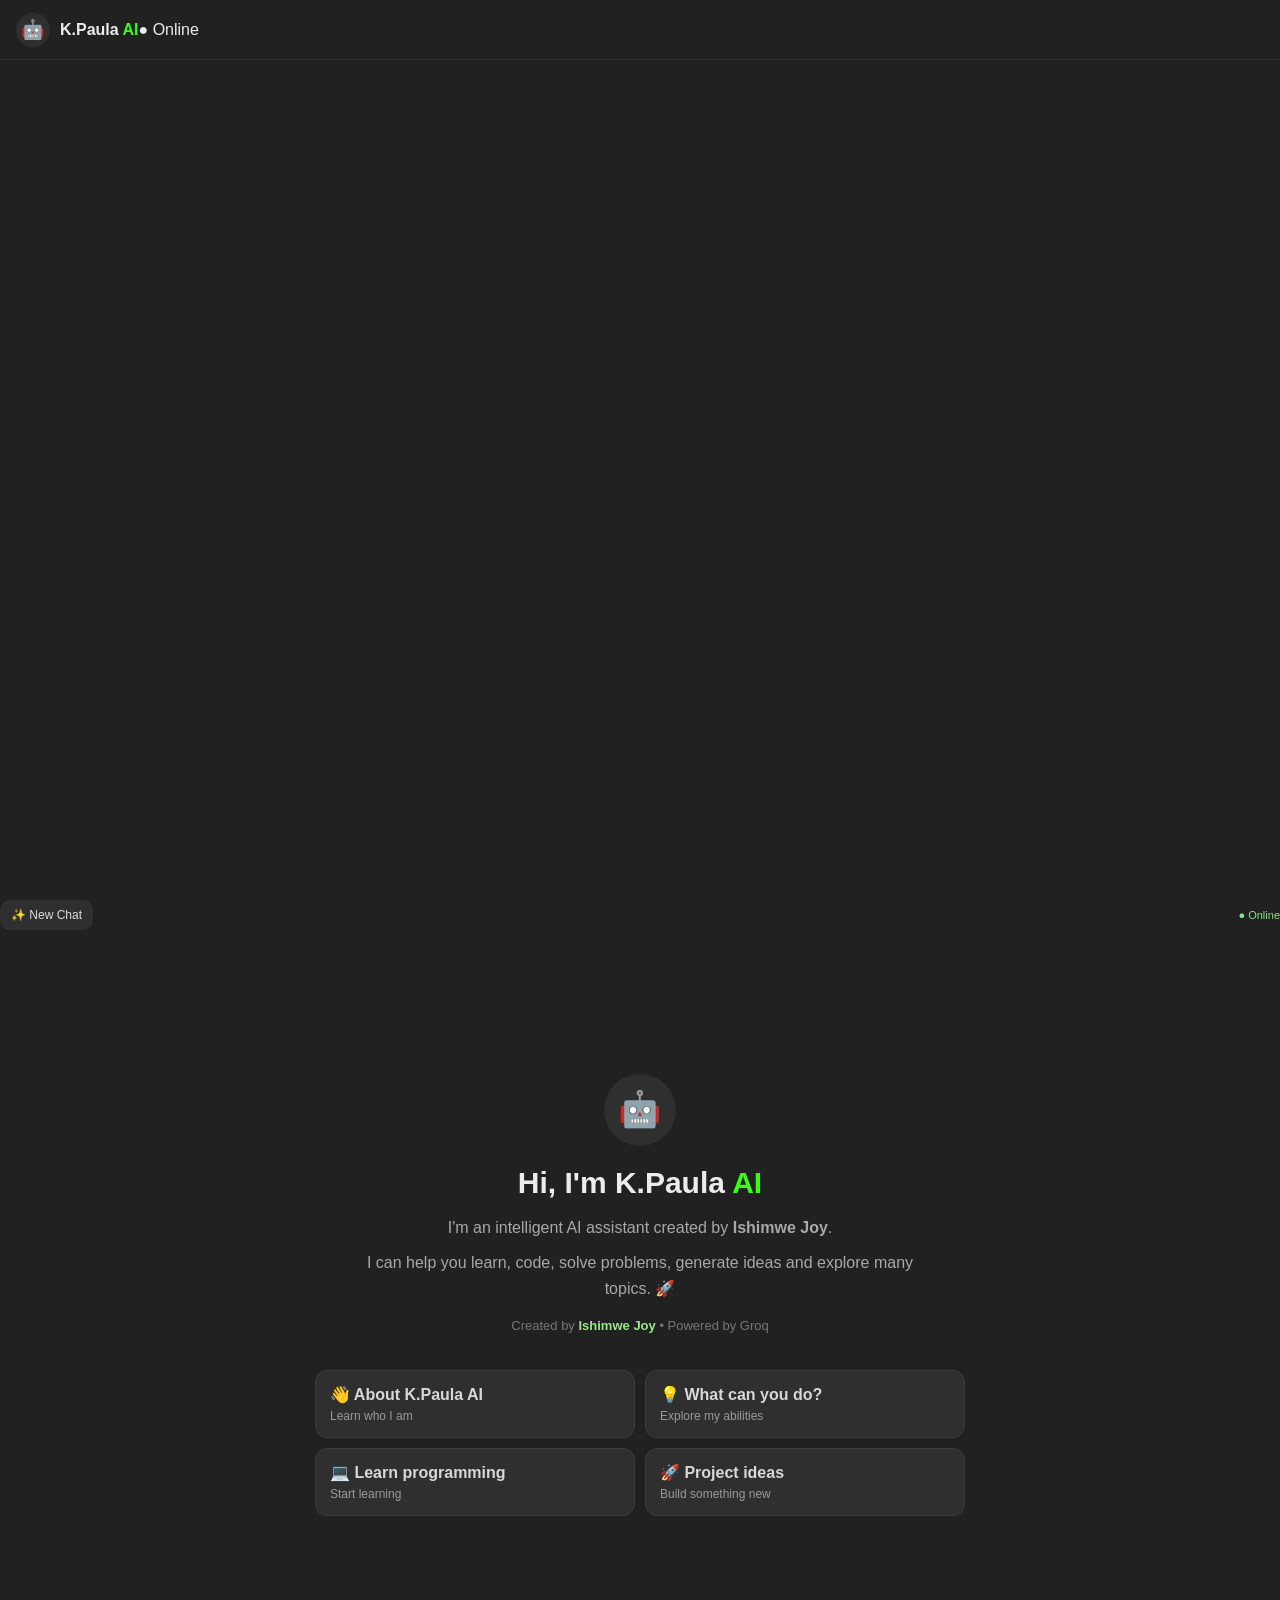
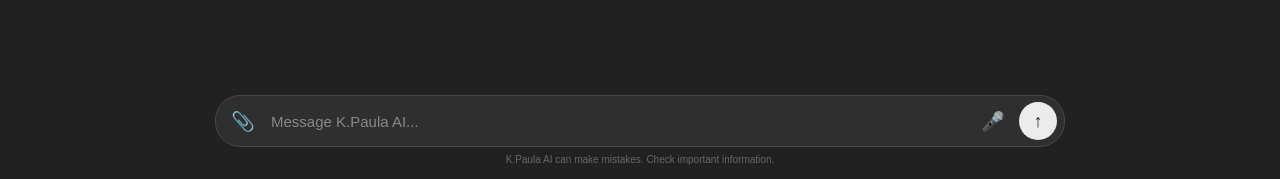
<file: templates/index.html>
<!DOCTYPE html>
<html lang="en">
<head>
<meta charset="UTF-8">
<meta name="viewport" content="width=device-width, initial-scale=1.0">
<title>K.Paula AI</title>

<style>
*{box-sizing:border-box}

html,body{
    margin:0;
    width:100%;
    height:100%;
}

body{
    font-family:-apple-system,BlinkMacSystemFont,"Segoe UI",Roboto,Arial,sans-serif;
    background:#212121;
    color:#ececec;
}

.app{
    width:100%;
    height:100vh;
    display:flex;
    flex-direction:column;
}

/* HEADER */

.header{
    height:60px;
    flex-shrink:0;
    display:flex;
    align-items:center;
    padding:0 16px;
    background:#212121;
    border-bottom:1px solid #303030;
}

.brand{
    display:flex;
    align-items:center;
    gap:10px;
}

.brand-icon{
    width:34px;
    height:34px;
    border-radius:50%;
    display:flex;
    align-items:center;
    justify-content:center;
    background:#2f2f2f;
    font-size:19px;
}

.brand-name{
    font-size:16px;
    font-weight:600;
}

.brand-name span{
    color:#39ff14;
}

.online{
    margin-left:auto;
    font-size:11px;
    color:#7ee787;
}

/* CHAT */

.chat{
    flex:1;
    overflow-y:auto;
    padding-bottom:25px;
    scroll-behavior:smooth;
}

.conversation{
    width:100%;
    max-width:900px;
    margin:auto;
}

/* WELCOME */

.welcome{
    min-height:calc(100vh - 170px);
    display:flex;
    flex-direction:column;
    align-items:center;
    justify-content:center;
    padding:30px 20px;
    text-align:center;
}

.welcome-icon{
    width:72px;
    height:72px;
    border-radius:50%;
    display:flex;
    align-items:center;
    justify-content:center;
    background:#2f2f2f;
    font-size:35px;
    margin-bottom:20px;
}

.welcome h1{
    font-size:30px;
    margin:0 0 10px;
}

.welcome h1 span{
    color:#39ff14;
}

.welcome p{
    max-width:580px;
    margin:5px auto;
    color:#a8a8a8;
    line-height:1.6;
}

.creator{
    margin-top:10px!important;
    font-size:13px;
    color:#777!important;
}

.creator strong{
    color:#9be88c;
}

/* QUICK */

.quick-actions{
    width:100%;
    max-width:650px;
    display:grid;
    grid-template-columns:repeat(2,1fr);
    gap:10px;
    margin-top:28px;
}

.quick{
    background:#2f2f2f;
    border:1px solid #3b3b3b;
    border-radius:12px;
    padding:14px;
    text-align:left;
    color:#d8d8d8;
    cursor:pointer;
}

.quick:hover{
    background:#363636;
    border-color:#555;
}

.quick-title{
    font-weight:600;
    margin-bottom:5px;
}

.quick-text{
    font-size:12px;
    color:#999;
}

/* MESSAGES */

.message{
    width:100%;
    padding:20px;
    display:flex;
    animation:appear .18s ease;
}

@keyframes appear{
    from{
        opacity:0;
        transform:translateY(4px);
    }
    to{
        opacity:1;
        transform:translateY(0);
    }
}

.message.user{
    justify-content:flex-end;
}

.message.ai{
    justify-content:flex-start;
}

.user .message-content{
    max-width:75%;
    background:#303030;
    padding:11px 15px;
    border-radius:18px;
    color:#f1f1f1;
    line-height:1.5;
}

.ai .message-content{
    width:100%;
    max-width:760px;
    color:#ececec;
    line-height:1.65;
}

.ai-header{
    display:flex;
    align-items:center;
    gap:8px;
    margin-bottom:8px;
    font-size:13px;
    color:#aaa;
}

.ai-icon{
    width:25px;
    height:25px;
    border-radius:50%;
    display:flex;
    align-items:center;
    justify-content:center;
    background:#2f2f2f;
    font-size:14px;
}

/* MARKDOWN */

.ai-text p{
    margin:7px 0;
}

.ai-text h1,
.ai-text h2,
.ai-text h3{
    margin:18px 0 8px;
    color:#fff;
}

.ai-text ul,
.ai-text ol{
    padding-left:24px;
}

.ai-text li{
    margin:6px 0;
}

.ai-text strong{
    color:#fff;
}

.ai-text a{
    color:#7ee787;
}

/* CODE */

.code-wrapper{
    margin:12px 0;
    background:#111;
    border:1px solid #333;
    border-radius:10px;
    overflow:hidden;
}

.code-top{
    height:34px;
    display:flex;
    align-items:center;
    justify-content:space-between;
    padding:0 10px;
    background:#181818;
    color:#888;
    font-size:11px;
}

.copy-btn{
    border:0;
    background:#303030;
    color:#ccc;
    border-radius:6px;
    padding:5px 9px;
    font-size:11px;
    cursor:pointer;
}

pre{
    margin:0;
    padding:14px;
    overflow-x:auto;
    font-size:13px;
    line-height:1.55;
}

code{
    font-family:"SFMono-Regular",Consolas,"Liberation Mono",monospace;
}

/* TYPING */

.typing{
    display:none;
    max-width:900px;
    margin:auto;
    padding:0 20px 12px;
    color:#888;
    font-size:12px;
}

/* INPUT */

.input-section{
    flex-shrink:0;
    padding:10px 15px 14px;
    background:#212121;
}

.input-container{
    width:100%;
    max-width:850px;
    margin:auto;
}

.input-box{
    display:flex;
    align-items:center;
    gap:7px;
    padding:6px 7px 6px 8px;
    background:#2f2f2f;
    border:1px solid #454545;
    border-radius:25px;
}

.icon-btn{
    width:38px;
    height:38px;
    flex-shrink:0;
    border:0;
    border-radius:50%;
    background:transparent;
    color:#bbb;
    font-size:19px;
    cursor:pointer;
}

.icon-btn:hover{
    background:#404040;
    color:white;
}

#message{
    flex:1;
    min-width:0;
    border:0;
    outline:0;
    background:transparent;
    color:#fff;
    font-size:15px;
}

#message::placeholder{
    color:#888;
}

#send{
    width:38px;
    height:38px;
    flex-shrink:0;
    border:0;
    border-radius:50%;
    background:#ececec;
    color:#202020;
    font-size:18px;
    cursor:pointer;
}

#send:disabled{
    opacity:.4;
}

/* ATTACH MENU */

.attach-menu{
    position:fixed;
    bottom:82px;
    left:15px;
    display:none;
    flex-direction:column;
    gap:7px;
    padding:8px;
    background:#2f2f2f;
    border:1px solid #444;
    border-radius:14px;
    box-shadow:0 8px 30px rgba(0,0,0,.4);
}

.attach-item{
    border:0;
    background:#383838;
    color:#eee;
    padding:11px 15px;
    border-radius:10px;
    text-align:left;
    cursor:pointer;
}

.attach-item:hover{
    background:#454545;
}

/* PHOTO PREVIEW */

.preview{
    display:none;
    position:relative;
    margin-bottom:8px;
}

.preview img{
    width:75px;
    height:75px;
    object-fit:cover;
    border-radius:12px;
    border:1px solid #555;
}

.remove-photo{
    position:absolute;
    top:-6px;
    left:65px;
    width:22px;
    height:22px;
    border:0;
    border-radius:50%;
    background:#e74c3c;
    color:white;
    cursor:pointer;
}

.disclaimer{
    text-align:center;
    margin-top:7px;
    font-size:10px;
    color:#666;
}

/* MOBILE */

@media(max-width:600px){

    .header{
        height:58px;
    }

    .message{
        padding:16px 13px;
    }

    .user .message-content{
        max-width:84%;
    }

    .welcome{
        min-height:calc(100vh - 160px);
        padding:20px 15px;
    }

    .welcome h1{
        font-size:27px;
    }

    .welcome-icon{
        width:64px;
        height:64px;
        font-size:30px;
    }

    .quick-actions{
        grid-template-columns:1fr;
    }

    .ai .message-content{
        max-width:100%;
    }
}
</style>
</head>

<body>

<div class="app">

<header class="header">

    <div class="brand">

        <div class="brand-icon">
            🤖
        </div>

        <div class="brand-name">
            K.Paula <span>AI</span>
        </div>

    </div>

        ● Online
</div><div style="
    margin-left:auto;
    display:flex;
    align-items:center;
    gap:12px;
">

    <button
        onclick="newChat()"
        style="
            border:0;
            background:#2f2f2f;
            color:#ddd;
            border-radius:10px;
            padding:8px 11px;
            cursor:pointer;
            font-size:12px;
        "
    >
        ✨ New Chat
    </button>

    <div class="online">
        ● Online
    </div>

</div>

</header>


<main id="chat" class="chat">

<div class="conversation">

<section id="welcome" class="welcome">

    <div class="welcome-icon">
        🤖
    </div>

    <h1>
        Hi, I'm K.Paula <span>AI</span>
    </h1>

    <p>
        I'm an intelligent AI assistant created by
        <strong>Ishimwe Joy</strong>.
    </p>

    <p>
        I can help you learn, code, solve problems,
        generate ideas and explore many topics. 🚀
    </p>

    <p class="creator">
        Created by <strong>Ishimwe Joy</strong>
        • Powered by Groq
    </p>

    <div class="quick-actions">

        <div class="quick"
             onclick="quickMessage('Who are you and who created you?')">

            <div class="quick-title">
                👋 About K.Paula AI
            </div>

            <div class="quick-text">
                Learn who I am
            </div>

        </div>

        <div class="quick"
             onclick="quickMessage('What can you help me with?')">

            <div class="quick-title">
                💡 What can you do?
            </div>

            <div class="quick-text">
                Explore my abilities
            </div>

        </div>

        <div class="quick"
             onclick="quickMessage('Teach me something useful about programming')">

            <div class="quick-title">
                💻 Learn programming
            </div>

            <div class="quick-text">
                Start learning
            </div>

        </div>

        <div class="quick"
             onclick="quickMessage('Give me an interesting technology project idea')">

            <div class="quick-title">
                🚀 Project ideas
            </div>

            <div class="quick-text">
                Build something new
            </div>

        </div>

    </div>

</section>

</div>

</main>


<div id="typing" class="typing">
    🤖 K.Paula AI is thinking...
</div>


<section class="input-section">

<div class="input-container">

    <!-- PHOTO PREVIEW -->

    <div id="preview" class="preview">

        <img id="previewImage">

        <button
            class="remove-photo"
            onclick="removePhoto()">
            ×
        </button>

    </div>


    <!-- ATTACH MENU -->

    <div id="attachMenu" class="attach-menu">

        <button
            class="attach-item"
            onclick="openCamera()">
            📷 Take photo
        </button>

        <button
            class="attach-item"
            onclick="openGallery()">
            🖼️ Choose photo
        </button>

    </div>


    <div class="input-box">

        <button
            class="icon-btn"
            onclick="toggleAttachMenu()"
            aria-label="Attach">
            📎
        </button>

        <input
            id="message"
            type="text"
            placeholder="Message K.Paula AI..."
            autocomplete="off">

        <button
            class="icon-btn"
            onclick="startVoice()"
            aria-label="Voice">
            🎤
        </button>

        <button
            id="send"
            onclick="sendMessage()"
            aria-label="Send">
            ↑
        </button>

    </div>

    <div class="disclaimer">
        K.Paula AI can make mistakes. Check important information.
    </div>

</div>

</section>

</div>


<!-- HIDDEN FILE INPUTS -->

<input
    id="cameraInput"
    type="file"
    accept="image/*"
    capture="environment"
    hidden>

<input
    id="galleryInput"
    type="file"
    accept="image/*"
    hidden>


<script>

const input =
    document.getElementById("message");

const chat =
    document.getElementById("chat");

const welcome =
    document.getElementById("welcome");

const typing =
    document.getElementById("typing");

const sendButton =
    document.getElementById("send");

const attachMenu =
    document.getElementById("attachMenu");

const cameraInput =
    document.getElementById("cameraInput");

const galleryInput =
    document.getElementById("galleryInput");

const preview =
    document.getElementById("preview");

const previewImage =
    document.getElementById("previewImage");


let selectedPhoto = null;


/* ================= MARKDOWN ================= */

function markdownToHTML(text){

    let html = text;

    html = html
        .replace(/&/g,"&amp;")
        .replace(/</g,"&lt;")
        .replace(/>/g,"&gt;");

    html = html.replace(
        /```(\w+)?\n?([\s\S]*?)```/g,
        function(match,language,code){

            const lang =
                language || "code";

            const encoded =
                encodeURIComponent(
                    code.trim()
                );

            return `
            <div class="code-wrapper">

                <div class="code-top">

                    <span>${lang}</span>

                    <button
                        class="copy-btn"
                        onclick="copyCode(this,'${encoded}')">
                        Copy
                    </button>

                </div>

                <pre><code>${code.trim()}</code></pre>

            </div>`;
        }
    );

    html = html.replace(
        /\*\*(.*?)\*\*/g,
        "<strong>$1</strong>"
    );

    html = html.replace(
        /`([^`]+)`/g,
        "<code>$1</code>"
    );

    html = html.replace(
        /^### (.*)$/gm,
        "<h3>$1</h3>"
    );

    html = html.replace(
        /^## (.*)$/gm,
        "<h2>$1</h2>"
    );

    html = html.replace(
        /^# (.*)$/gm,
        "<h1>$1</h1>"
    );

    html = html.replace(
        /^[-*]\s+(.*)$/gm,
        "• $1"
    );

    html = html.replace(
        /\n/g,
        "<br>"
    );

    return html;
}


/* ================= ADD MESSAGE ================= */

function addMessage(text,type){

    if(welcome){
        welcome.style.display="none";
    }

    const row =
        document.createElement("div");

    row.className =
        "message " + type;

    const content =
        document.createElement("div");

    content.className =
        "message-content";

    if(type === "ai"){

        content.innerHTML = `

            <div class="ai-header">

                <div class="ai-icon">
                    🤖
                </div>

                <span>
                    K.Paula AI
                </span>

            </div>

            <div class="ai-text">
                ${markdownToHTML(text)}
            </div>

            <div style="
                margin-top:10px;
                display:flex;
                gap:7px;
            ">

                <button
                    class="copy-btn"
                    onclick="speakText(this)"
                    data-text="${encodeURIComponent(text)}">
                    🔊 Read aloud
                </button>

                <button
                    class="copy-btn"
                    onclick="stopSpeaking()">
                    ⏹️ Stop
                </button>

            </div>

        `;

    }else{

        content.textContent =
            text;

    }

    row.appendChild(content);

    chat
        .querySelector(".conversation")
        .appendChild(row);

    chat.scrollTop =
        chat.scrollHeight;

    return content;
}


/* ================= VOICE RESPONSE ================= */

function speakText(button){

    try{

        stopSpeaking();

        const encoded =
            button.getAttribute("data-text");

        const text =
            decodeURIComponent(encoded);

        if(!text){
            return;
        }

        const speech =
            new SpeechSynthesisUtterance(text);

        speech.lang = "en-US";

        speech.rate = 0.95;

        speech.pitch = 1;

        speech.volume = 1;

        speech.onstart = function(){

            button.textContent =
                "🔊 Speaking...";

        };

        speech.onend = function(){

            button.textContent =
                "🔊 Read aloud";

        };

        speech.onerror = function(){

            button.textContent =
                "🔊 Read aloud";

        };

        window.speechSynthesis.speak(
            speech
        );

    }catch(error){

        console.log(
            "Speech error:",
            error
        );

    }

}


function stopSpeaking(){

    if(
        "speechSynthesis" in window
    ){

        window.speechSynthesis.cancel();

    }

}


/* ================= QUICK MESSAGE ================= */

function quickMessage(text){

    input.value = text;

    sendMessage();

}


/* ================= ATTACH MENU ================= */

function toggleAttachMenu(){

    if(
        attachMenu.style.display ===
        "flex"
    ){

        attachMenu.style.display =
            "none";

    }else{

        attachMenu.style.display =
            "flex";

    }

}


function openCamera(){

    attachMenu.style.display =
        "none";

    cameraInput.click();

}


function openGallery(){

    attachMenu.style.display =
        "none";

    galleryInput.click();

}


/* ================= PHOTO ================= */

function handlePhoto(file){

    if(!file){
        return;
    }

    if(!file.type.startsWith("image/")){

        alert(
            "Please choose an image."
        );

        return;
    }

    selectedPhoto = file;

    const reader =
        new FileReader();

    reader.onload =
        function(event){

            previewImage.src =
                event.target.result;

            preview.style.display =
                "block";

        };

    reader.readAsDataURL(file);

}


cameraInput.addEventListener(
    "change",
    function(){

        handlePhoto(
            this.files[0]
        );

    }
);


galleryInput.addEventListener(
    "change",
    function(){

        handlePhoto(
            this.files[0]
        );

    }
);


function removePhoto(){

    selectedPhoto = null;

    previewImage.src = "";

    preview.style.display =
        "none";

    cameraInput.value = "";

    galleryInput.value = "";

}


/* ================= VOICE ================= */

function startVoice(){

    const SpeechRecognition =
        window.SpeechRecognition ||
        window.webkitSpeechRecognition;

    if(!SpeechRecognition){

        alert(
            "Voice input is not supported by this browser."
        );

        return;
    }

    const recognition =
        new SpeechRecognition();

    recognition.lang =
        "en-US";

    recognition.interimResults =
        false;

    recognition.continuous =
        false;

    recognition.onstart =
        function(){

            input.placeholder =
                "🎤 Listening...";

        };

    recognition.onresult =
        function(event){

            const text =
                event.results[0][0].transcript;

            input.value =
                text;

        };

    recognition.onerror =
        function(){

            input.placeholder =
                "Message K.Paula AI...";

        };

    recognition.onend =
        function(){

            input.placeholder =
                "Message K.Paula AI...";

        };

    recognition.start();

}


/* ================= COPY CODE ================= */

async function copyCode(button,encoded){

    try{

        const code =
            decodeURIComponent(encoded);

        await navigator.clipboard
            .writeText(code);

        button.textContent =
            "Copied ✓";

        setTimeout(
            function(){

                button.textContent =
                    "Copy";

            },
            1500
        );

    }catch(error){

        button.textContent =
            "Copy failed";

    }

}


/* ================= SEND ================= */

async function sendMessage(){

    const message = input.value.trim();

    if(!message && !selectedPhoto){
        return;
    }

    addMessage(
        selectedPhoto
            ? "📷 " + selectedPhoto.name +
              (message ? "\n" + message : "")
            : message,
        "user"
    );

    input.value = "";

    sendButton.disabled = true;
    typing.style.display = "block";

    const thinking = addMessage(
        "🤔 K.Paula AI is thinking...",
        "ai"
    );

    try {

        const formData = new FormData();

        formData.append(
            "message",
            message
        );

        if(selectedPhoto){

            formData.append(
                "image",
                selectedPhoto
            );

        }

        const response = await fetch(
            "/chat",
            {
                method: "POST",
                body: formData
            }
        );

        const data =
            await response.json();

        if(response.ok){

            thinking.innerHTML = `

                <div class="ai-header">

                    <div class="ai-icon">
                        🤖
                    </div>

                    <span>
                        K.Paula AI
                    </span>

                </div>

                <div class="ai-text">
                    ${markdownToHTML(
                        data.reply ||
                        "I didn't receive a response."
                    )}
                </div>

                <div style="
                    margin-top:10px;
                    display:flex;
                    gap:7px;
                ">

                    <button
                        class="copy-btn"
                        onclick="speakText(this)"
                        data-text="${encodeURIComponent(
                            data.reply || ""
                        )}">
                        🔊 Read aloud
                    </button>

                    <button
                        class="copy-btn"
                        onclick="stopSpeaking()">
                        ⏹️ Stop
                    </button>

                </div>

            `;

        }else{

            thinking.innerHTML = `

                <div class="ai-header">

                    <div class="ai-icon">
                        🤖
                    </div>

                    <span>
                        K.Paula AI
                    </span>

                </div>

                <div class="ai-text">
                    ⚠️ ${
                        data.reply ||
                        "Something went wrong."
                    }
                </div>

            `;

        }

    } catch(error) {

        console.error(error);

        thinking.innerHTML = `

            <div class="ai-header">

                <div class="ai-icon">
                    🤖
                </div>

                <span>
                    K.Paula AI
                </span>

            </div>

            <div class="ai-text">
                ❌ I couldn't connect to K.Paula AI.
                Please check the server.
            </div>

        `;

    }

    typing.style.display = "none";

    sendButton.disabled = false;

    input.focus();

    removePhoto();
}

/* ================= ENTER ================= */

input.addEventListener(
    "keydown",
    function(event){

        if(event.key === "Enter"){

            event.preventDefault();

            sendMessage();

        }

    }
);


/* ================= CLOSE MENU ================= */

document.addEventListener(
    "click",
    function(event){

        if(
            !event.target.closest(".input-box") &&
            !event.target.closest(".attach-menu")
        ){

            attachMenu.style.display =
                "none";

        }

    }
);

async function newChat(){

    const confirmed =
        confirm(
            "Start a new conversation?"
        );

    if(!confirmed){
        return;
    }

    try{

        const response =
            await fetch(
                "/clear",
                {
                    method: "POST"
                }
            );

        const data =
            await response.json();

        if(data.success){

            location.reload();

        }

    }catch(error){

        alert(
            "Could not start a new chat."
        );

    }

}

</script>
</body>
</html>
</file>
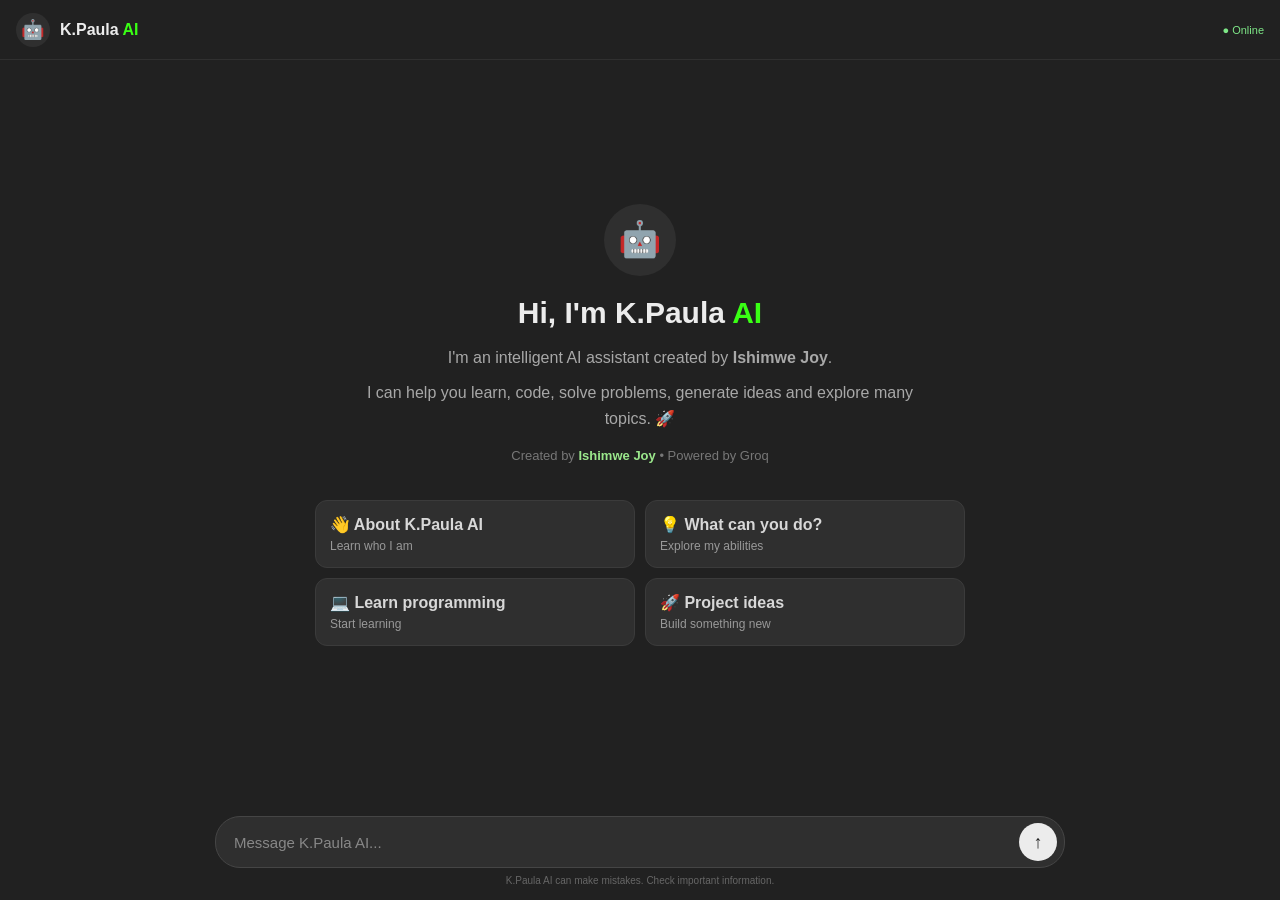
<file: templates/index_backup.html>
<!DOCTYPE html>
<html lang="en">
<head>
    <meta charset="UTF-8">
    <meta name="viewport" content="width=device-width, initial-scale=1.0">

    <title>K.Paula AI</title>

    <style>
        * {
            box-sizing: border-box;
        }

        html,
        body {
            margin: 0;
            padding: 0;
            width: 100%;
            height: 100%;
        }

        body {
            font-family:
                -apple-system,
                BlinkMacSystemFont,
                "Segoe UI",
                Roboto,
                Arial,
                sans-serif;

            background: #212121;
            color: #ececec;
        }

        .app {
            width: 100%;
            height: 100vh;
            display: flex;
            flex-direction: column;
        }

        /* ================= HEADER ================= */

        .header {
            height: 60px;
            flex-shrink: 0;

            display: flex;
            align-items: center;

            padding: 0 16px;

            background: #212121;
            border-bottom: 1px solid #303030;
        }

        .brand {
            display: flex;
            align-items: center;
            gap: 10px;
        }

        .brand-icon {
            width: 34px;
            height: 34px;

            border-radius: 50%;

            display: flex;
            align-items: center;
            justify-content: center;

            background: #2f2f2f;

            font-size: 19px;
        }

        .brand-name {
            font-size: 16px;
            font-weight: 600;
        }

        .brand-name span {
            color: #39ff14;
        }

        .online {
            margin-left: auto;

            font-size: 11px;
            color: #7ee787;
        }

        /* ================= CHAT ================= */

        .chat {
            flex: 1;

            overflow-y: auto;

            padding-bottom: 25px;

            scroll-behavior: smooth;
        }

        .conversation {
            width: 100%;
            max-width: 900px;

            margin: auto;
        }

        /* ================= WELCOME ================= */

        .welcome {
            min-height: calc(100vh - 170px);

            display: flex;
            flex-direction: column;

            align-items: center;
            justify-content: center;

            padding: 30px 20px;

            text-align: center;
        }

        .welcome-icon {
            width: 72px;
            height: 72px;

            border-radius: 50%;

            display: flex;
            align-items: center;
            justify-content: center;

            background: #2f2f2f;

            font-size: 35px;

            margin-bottom: 20px;
        }

        .welcome h1 {
            font-size: 30px;
            margin: 0 0 10px;
        }

        .welcome h1 span {
            color: #39ff14;
        }

        .welcome p {
            max-width: 580px;

            margin: 5px auto;

            color: #a8a8a8;

            line-height: 1.6;
        }

        .creator {
            margin-top: 10px !important;

            font-size: 13px;

            color: #777 !important;
        }

        .creator strong {
            color: #9be88c;
        }

        /* ================= QUICK ACTIONS ================= */

        .quick-actions {
            width: 100%;
            max-width: 650px;

            display: grid;

            grid-template-columns: repeat(2, 1fr);

            gap: 10px;

            margin-top: 28px;
        }

        .quick {
            background: #2f2f2f;

            border: 1px solid #3b3b3b;

            border-radius: 12px;

            padding: 14px;

            text-align: left;

            color: #d8d8d8;

            cursor: pointer;

            transition: .15s;
        }

        .quick:hover {
            background: #363636;
            border-color: #555;
        }

        .quick-title {
            font-weight: 600;
            margin-bottom: 5px;
        }

        .quick-text {
            font-size: 12px;
            color: #999;
        }

        /* ================= MESSAGE ROW ================= */

        .message {
            width: 100%;

            padding: 20px;

            display: flex;

            animation: appear .18s ease;
        }

        @keyframes appear {
            from {
                opacity: 0;
                transform: translateY(4px);
            }

            to {
                opacity: 1;
                transform: translateY(0);
            }
        }

        .message.user {
            justify-content: flex-end;
        }

        .message.ai {
            justify-content: flex-start;
        }

        /* ================= USER ================= */

        .user .message-content {
            max-width: 75%;

            background: #303030;

            padding: 11px 15px;

            border-radius: 18px;

            color: #f1f1f1;

            line-height: 1.5;
        }

        /* ================= AI ================= */

        .ai .message-content {
            width: 100%;
            max-width: 760px;

            color: #ececec;

            line-height: 1.65;
        }

        .ai-header {
            display: flex;

            align-items: center;

            gap: 8px;

            margin-bottom: 8px;

            font-size: 13px;

            color: #aaa;
        }

        .ai-icon {
            width: 25px;
            height: 25px;

            border-radius: 50%;

            display: flex;

            align-items: center;
            justify-content: center;

            background: #2f2f2f;

            font-size: 14px;
        }

        /* ================= MARKDOWN ================= */

        .ai-text p {
            margin: 7px 0;
        }

        .ai-text h1,
        .ai-text h2,
        .ai-text h3 {
            margin: 18px 0 8px;

            color: #fff;
        }

        .ai-text ul,
        .ai-text ol {
            padding-left: 24px;
        }

        .ai-text li {
            margin: 6px 0;
        }

        .ai-text strong {
            color: #fff;
        }

        .ai-text a {
            color: #7ee787;
        }

        /* ================= CODE ================= */

        .code-wrapper {
            position: relative;

            margin: 12px 0;

            background: #111;

            border: 1px solid #333;

            border-radius: 10px;

            overflow: hidden;
        }

        .code-top {
            height: 34px;

            display: flex;

            align-items: center;

            justify-content: space-between;

            padding: 0 10px;

            background: #181818;

            color: #888;

            font-size: 11px;
        }

        .copy-btn {
            border: 0;

            background: #303030;

            color: #ccc;

            border-radius: 6px;

            padding: 5px 9px;

            font-size: 11px;

            cursor: pointer;
        }

        .copy-btn:hover {
            background: #404040;
        }

        pre {
            margin: 0;

            padding: 14px;

            overflow-x: auto;

            font-size: 13px;

            line-height: 1.55;
        }

        code {
            font-family:
                "SFMono-Regular",
                Consolas,
                "Liberation Mono",
                monospace;
        }

        /* ================= TYPING ================= */

        .typing {
            display: none;

            max-width: 900px;

            margin: auto;

            padding: 0 20px 12px;

            color: #888;

            font-size: 12px;
        }

        .dots span {
            animation: blink 1.2s infinite;
        }

        .dots span:nth-child(2) {
            animation-delay: .2s;
        }

        .dots span:nth-child(3) {
            animation-delay: .4s;
        }

        @keyframes blink {
            0%, 60%, 100% {
                opacity: .25;
            }

            30% {
                opacity: 1;
            }
        }

        /* ================= INPUT ================= */

        .input-section {
            flex-shrink: 0;

            padding: 10px 15px 14px;

            background: #212121;
        }

        .input-container {
            width: 100%;
            max-width: 850px;

            margin: auto;
        }

        .input-box {
            display: flex;

            align-items: center;

            gap: 8px;

            padding: 6px 7px 6px 16px;

            background: #2f2f2f;

            border: 1px solid #454545;

            border-radius: 25px;
        }

        #message {
            flex: 1;

            min-width: 0;

            border: 0;
            outline: 0;

            background: transparent;

            color: #fff;

            font-size: 15px;
        }

        #message::placeholder {
            color: #888;
        }

        #send {
            width: 38px;
            height: 38px;

            flex-shrink: 0;

            border: 0;

            border-radius: 50%;

            background: #ececec;

            color: #202020;

            font-size: 18px;

            cursor: pointer;
        }

        #send:disabled {
            opacity: .4;
            cursor: default;
        }

        .disclaimer {
            text-align: center;

            margin-top: 7px;

            font-size: 10px;

            color: #666;
        }

        /* ================= MOBILE ================= */

        @media (max-width: 600px) {

            .header {
                height: 58px;
            }

            .message {
                padding: 16px 13px;
            }

            .user .message-content {
                max-width: 84%;
            }

            .welcome {
                min-height: calc(100vh - 160px);

                padding: 20px 15px;
            }

            .welcome h1 {
                font-size: 27px;
            }

            .welcome-icon {
                width: 64px;
                height: 64px;
                font-size: 30px;
            }

            .quick-actions {
                grid-template-columns: 1fr;
            }

            .quick {
                padding: 12px;
            }

            .ai .message-content {
                max-width: 100%;
            }
        }
    </style>
</head>

<body>

<div class="app">

    <!-- HEADER -->

    <header class="header">

        <div class="brand">

            <div class="brand-icon">
                🤖
            </div>

            <div class="brand-name">
                K.Paula <span>AI</span>
            </div>

        </div>

        <div class="online">
            ● Online
        </div>

    </header>


    <!-- CHAT -->

    <main id="chat" class="chat">

        <div class="conversation">

            <!-- WELCOME -->

            <section id="welcome" class="welcome">

                <div class="welcome-icon">
                    🤖
                </div>

                <h1>
                    Hi, I'm K.Paula <span>AI</span>
                </h1>

                <p>
                    I'm an intelligent AI assistant created by
                    <strong>Ishimwe Joy</strong>.
                </p>

                <p>
                    I can help you learn, code, solve problems,
                    generate ideas and explore many topics. 🚀
                </p>

                <p class="creator">
                    Created by
                    <strong>Ishimwe Joy</strong>
                    • Powered by Groq
                </p>


                <div class="quick-actions">

                    <div
                        class="quick"
                        onclick="quickMessage('Who are you and who created you?')"
                    >
                        <div class="quick-title">
                            👋 About K.Paula AI
                        </div>

                        <div class="quick-text">
                            Learn who I am
                        </div>
                    </div>


                    <div
                        class="quick"
                        onclick="quickMessage('What can you help me with?')"
                    >
                        <div class="quick-title">
                            💡 What can you do?
                        </div>

                        <div class="quick-text">
                            Explore my abilities
                        </div>
                    </div>


                    <div
                        class="quick"
                        onclick="quickMessage('Teach me something useful about programming')"
                    >
                        <div class="quick-title">
                            💻 Learn programming
                        </div>

                        <div class="quick-text">
                            Start learning
                        </div>
                    </div>


                    <div
                        class="quick"
                        onclick="quickMessage('Give me an interesting technology project idea')"
                    >
                        <div class="quick-title">
                            🚀 Project ideas
                        </div>

                        <div class="quick-text">
                            Build something new
                        </div>
                    </div>

                </div>

            </section>

        </div>

    </main>


    <!-- TYPING -->

    <div id="typing" class="typing">

        🤖 K.Paula AI is thinking

        <span class="dots">
            <span>●</span>
            <span>●</span>
            <span>●</span>
        </span>

    </div>


    <!-- INPUT -->

    <section class="input-section">

        <div class="input-container">

            <div class="input-box">

                <input
                    id="message"
                    type="text"
                    placeholder="Message K.Paula AI..."
                    autocomplete="off"
                >

                <button
                    id="send"
                    onclick="sendMessage()"
                    aria-label="Send"
                >
                    ↑
                </button>

            </div>

            <div class="disclaimer">
                K.Paula AI can make mistakes. Check important information.
            </div>

        </div>

    </section>

</div>


<script>

/* =========================================
   ELEMENTS
========================================= */

const input = document.getElementById("message");
const chat = document.getElementById("chat");
const welcome = document.getElementById("welcome");
const typing = document.getElementById("typing");
const sendButton = document.getElementById("send");


/* =========================================
   MARKDOWN
========================================= */

function markdownToHTML(text) {

    let html = text;

    /*
       Escape HTML first.
       This prevents AI responses from
       injecting unwanted HTML.
    */

    html = html
        .replace(/&/g, "&amp;")
        .replace(/</g, "&lt;")
        .replace(/>/g, "&gt;");


    /*
       Code blocks
    */

    html = html.replace(
        /```(\w+)?\n?([\s\S]*?)```/g,
        function(match, language, code) {

            const lang = language || "code";

            const encoded =
                encodeURIComponent(code.trim());

            return `
                <div class="code-wrapper">

                    <div class="code-top">

                        <span>${lang}</span>

                        <button
                            class="copy-btn"
                            onclick="copyCode(this, '${encoded}')"
                        >
                            Copy
                        </button>

                    </div>

                    <pre><code>${code.trim()}</code></pre>

                </div>
            `;
        }
    );


    /*
       Bold
    */

    html = html.replace(
        /\*\*(.*?)\*\*/g,
        "<strong>$1</strong>"
    );


    /*
       Inline code
    */

    html = html.replace(
        /`([^`]+)`/g,
        "<code>$1</code>"
    );


    /*
       Headings
    */

    html = html.replace(
        /^### (.*)$/gm,
        "<h3>$1</h3>"
    );

    html = html.replace(
        /^## (.*)$/gm,
        "<h2>$1</h2>"
    );

    html = html.replace(
        /^# (.*)$/gm,
        "<h1>$1</h1>"
    );


    /*
       Numbered lists
    */

    html = html.replace(
        /^(\d+)\.\s+(.*)$/gm,
        "<li>$2</li>"
    );


    /*
       Bullet lists
    */

    html = html.replace(
        /^[-*]\s+(.*)$/gm,
        "<li>$1</li>"
    );


    /*
       Line breaks
    */

    html = html.replace(
        /\n/g,
        "<br>"
    );


    return html;
}


/* =========================================
   ADD MESSAGE
========================================= */

function addMessage(text, type) {

    if (welcome) {
        welcome.style.display = "none";
    }


    const row =
        document.createElement("div");

    row.className =
        "message " + type;


    const content =
        document.createElement("div");

    content.className =
        "message-content";


    if (type === "ai") {

        content.innerHTML = `

            <div class="ai-header">

                <div class="ai-icon">
                    🤖
                </div>

                <span>
                    K.Paula AI
                </span>

            </div>

            <div class="ai-text">
                ${markdownToHTML(text)}
            </div>

        `;

    } else {

        content.textContent =
            text;

    }


    row.appendChild(content);

    chat
        .querySelector(".conversation")
        .appendChild(row);


    chat.scrollTop =
        chat.scrollHeight;


    return content;
}


/* =========================================
   QUICK MESSAGE
========================================= */

function quickMessage(text) {

    input.value = text;

    sendMessage();

}


/* =========================================
   COPY CODE
========================================= */

async function copyCode(button, encoded) {

    try {

        const code =
            decodeURIComponent(encoded);

        await navigator.clipboard.writeText(code);

        button.textContent =
            "Copied ✓";

        setTimeout(function() {

            button.textContent =
                "Copy";

        }, 1500);

    } catch (error) {

        button.textContent =
            "Copy failed";

    }

}


/* =========================================
   SEND MESSAGE
========================================= */

async function sendMessage() {

    const message =
        input.value.trim();


    if (!message) {
        return;
    }


    addMessage(
        message,
        "user"
    );


    input.value = "";

    sendButton.disabled = true;

    typing.style.display =
        "block";


    const thinking =
        addMessage(
            "🤔 K.Paula AI is thinking...",
            "ai"
        );


    try {

        const response =
            await fetch(
                "/chat",
                {
                    method: "POST",

                    headers: {
                        "Content-Type":
                            "application/json"
                    },

                    body: JSON.stringify({
                        message:
                            message
                    })
                }
            );


        const data =
            await response.json();


        if (response.ok) {

            thinking.innerHTML = `

                <div class="ai-header">

                    <div class="ai-icon">
                        🤖
                    </div>

                    <span>
                        K.Paula AI
                    </span>

                </div>

                <div class="ai-text">
                    ${markdownToHTML(
                        data.reply ||
                        "I didn't receive a response."
                    )}
                </div>

            `;

        } else {

            thinking.innerHTML = `

                <div class="ai-header">

                    <div class="ai-icon">
                        🤖
                    </div>

                    <span>
                        K.Paula AI
                    </span>

                </div>

                <div class="ai-text">
                    ⚠️ ${data.reply || "Something went wrong."}
                </div>

            `;

        }

    } catch (error) {

        thinking.innerHTML = `

            <div class="ai-header">

                <div class="ai-icon">
                    🤖
                </div>

                <span>
                    K.Paula AI
                </span>

            </div>

            <div class="ai-text">
                ❌ I couldn't connect to the server.
                Please check that K.Paula AI is running.
            </div>

        `;

    }


    typing.style.display =
        "none";

    sendButton.disabled =
        false;

    input.focus();

}


/* =========================================
   ENTER TO SEND
========================================= */

input.addEventListener(
    "keydown",
    function(event) {

        if (event.key === "Enter") {

            event.preventDefault();

            sendMessage();

        }

    }
);

</script>

</body>
</html>
</file>
